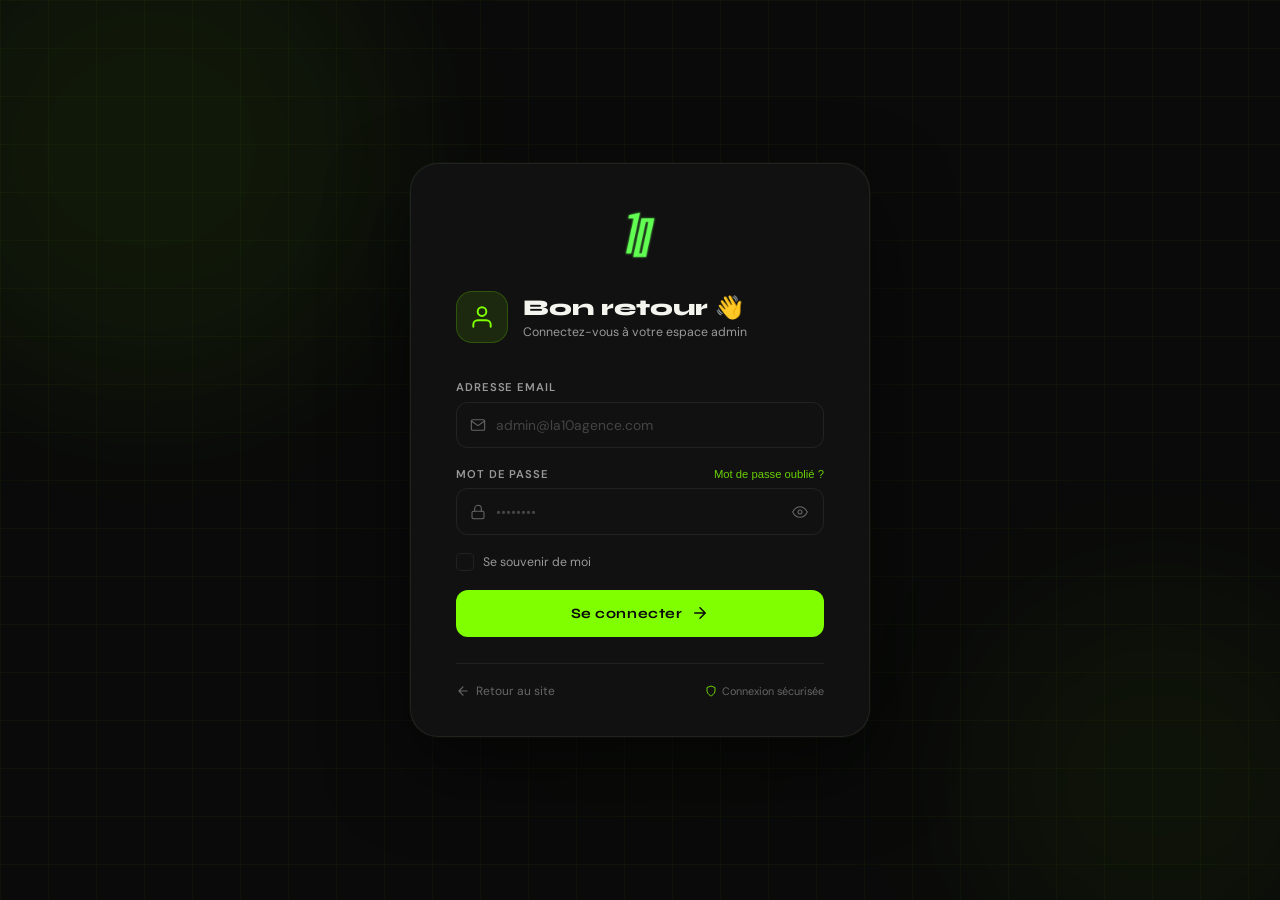
<file: admin.html>
<!DOCTYPE html>
<html lang="fr">
<head>
  <meta charset="UTF-8"/>
  <meta name="viewport" content="width=device-width, initial-scale=1.0"/>
  <title>Admin — La 10 Agence</title>
  <link rel="preconnect" href="https://fonts.googleapis.com"/>
  <link href="https://fonts.googleapis.com/css2?family=Syne:wght@400;600;700;800&family=DM+Sans:wght@300;400;500&display=swap" rel="stylesheet"/>
  <link rel="stylesheet" href="admin.css"/>
</head>
<body>

  <!-- ══ LOGIN SCREEN ══════════════════════════════════════ -->
  <div class="login-screen" id="login-screen">

    <!-- Animated background -->
    <div class="login-bg">
      <div class="login-blob login-blob-1"></div>
      <div class="login-blob login-blob-2"></div>
      <div class="login-blob login-blob-3"></div>
      <div class="login-grid"></div>
    </div>

    <!-- Left panel — branding -->
    <div class="login-left">
      <div class="login-left-content">
        <div class="login-brand">
          <img src="logo.png" alt="La 10" class="login-brand-img"
               onerror="this.style.display='none';this.nextElementSibling.style.display='block'"/>
          <span class="login-brand-fallback" style="display:none">10</span>
        </div>
        <h2 class="login-tagline">Gérez votre<br><em>présence digitale.</em></h2>
        <p class="login-sub">Tableau de bord complet pour La 10 Agence — projets, équipe, médias et bien plus.</p>
        <div class="login-features">
          <div class="login-feature">
            <svg width="16" height="16" viewBox="0 0 24 24" fill="none"><path d="M20 7L9 18l-5-5" stroke="currentColor" stroke-width="2" stroke-linecap="round" stroke-linejoin="round"/></svg>
            Gestion de contenu en temps réel
          </div>
          <div class="login-feature">
            <svg width="16" height="16" viewBox="0 0 24 24" fill="none"><path d="M20 7L9 18l-5-5" stroke="currentColor" stroke-width="2" stroke-linecap="round" stroke-linejoin="round"/></svg>
            Upload médias vers Supabase
          </div>
          <div class="login-feature">
            <svg width="16" height="16" viewBox="0 0 24 24" fill="none"><path d="M20 7L9 18l-5-5" stroke="currentColor" stroke-width="2" stroke-linecap="round" stroke-linejoin="round"/></svg>
            Notifications push instantanées
          </div>
        </div>
      </div>
    </div>

    <!-- Right panel — form -->
    <div class="login-right">
      <div class="login-box" id="login-box">

        <!-- Logo -->
        <div style="display:flex;align-items:center;justify-content:center;margin-bottom:2rem;">
          <img src="logo.png" alt="La 10" style="height:52px;filter:brightness(0) saturate(100%) invert(87%) sepia(48%) saturate(800%) hue-rotate(50deg) brightness(120%);"
               onerror="this.style.display='none';this.nextElementSibling.style.display='block'"/>
          <span style="display:none;font-family:Syne,sans-serif;font-size:2.5rem;font-weight:900;color:var(--green);font-style:italic;">10</span>
        </div>

        <!-- Header -->
        <div class="login-header">
          <div class="login-avatar">
            <svg width="26" height="26" viewBox="0 0 24 24" fill="none"><path d="M20 21v-2a4 4 0 0 0-4-4H8a4 4 0 0 0-4 4v2" stroke="currentColor" stroke-width="1.8" stroke-linecap="round"/><circle cx="12" cy="7" r="4" stroke="currentColor" stroke-width="1.8"/></svg>
          </div>
          <div>
            <h1>Bon retour 👋</h1>
            <p>Connectez-vous à votre espace admin</p>
          </div>
        </div>

        <!-- Form -->
        <form id="login-form" autocomplete="on">

          <div class="login-field">
            <label for="login-email">Adresse email</label>
            <div class="login-input-wrap">
              <svg class="login-input-icon" width="16" height="16" viewBox="0 0 24 24" fill="none"><path d="M4 4h16c1.1 0 2 .9 2 2v12c0 1.1-.9 2-2 2H4c-1.1 0-2-.9-2-2V6c0-1.1.9-2 2-2z" stroke="currentColor" stroke-width="1.6"/><path d="M22 6l-10 7L2 6" stroke="currentColor" stroke-width="1.6" stroke-linecap="round"/></svg>
              <input type="email" id="login-email" placeholder="admin@la10agence.com"
                     autocomplete="email" required/>
            </div>
          </div>

          <div class="login-field">
            <div class="login-field-row">
              <label for="login-password">Mot de passe</label>
              <button type="button" class="login-forgot" id="forgot-btn">Mot de passe oublié ?</button>
            </div>
            <div class="login-input-wrap">
              <svg class="login-input-icon" width="16" height="16" viewBox="0 0 24 24" fill="none"><rect x="3" y="11" width="18" height="11" rx="2" stroke="currentColor" stroke-width="1.6"/><path d="M7 11V7a5 5 0 0 1 10 0v4" stroke="currentColor" stroke-width="1.6" stroke-linecap="round"/></svg>
              <input type="password" id="login-password" placeholder="••••••••"
                     autocomplete="current-password" required/>
              <button type="button" class="login-eye" id="toggle-pwd" tabindex="-1" title="Afficher le mot de passe">
                <svg class="eye-show" width="16" height="16" viewBox="0 0 24 24" fill="none"><path d="M1 12s4-8 11-8 11 8 11 8-4 8-11 8-11-8-11-8z" stroke="currentColor" stroke-width="1.6"/><circle cx="12" cy="12" r="3" stroke="currentColor" stroke-width="1.6"/></svg>
                <svg class="eye-hide" width="16" height="16" viewBox="0 0 24 24" fill="none" style="display:none"><path d="M17.94 17.94A10.07 10.07 0 0 1 12 20c-7 0-11-8-11-8a18.45 18.45 0 0 1 5.06-5.94M9.9 4.24A9.12 9.12 0 0 1 12 4c7 0 11 8 11 8a18.5 18.5 0 0 1-2.16 3.19M1 1l22 22" stroke="currentColor" stroke-width="1.6" stroke-linecap="round"/></svg>
              </button>
            </div>
          </div>

          <!-- Remember me -->
          <label class="login-remember">
            <input type="checkbox" id="login-remember"/>
            <span class="login-checkbox"></span>
            Se souvenir de moi
          </label>

          <!-- Error -->
          <div class="login-error" id="login-error"></div>

          <!-- Submit -->
          <button type="submit" class="btn-login" id="login-btn">
            <span class="btn-login-text">Se connecter</span>
            <svg class="btn-login-arrow" width="18" height="18" viewBox="0 0 24 24" fill="none"><path d="M5 12h14M12 5l7 7-7 7" stroke="currentColor" stroke-width="2" stroke-linecap="round" stroke-linejoin="round"/></svg>
            <span class="btn-login-spinner" style="display:none">
              <svg width="18" height="18" viewBox="0 0 24 24" fill="none" class="spin"><circle cx="12" cy="12" r="10" stroke="currentColor" stroke-width="2" stroke-dasharray="60" stroke-dashoffset="20" stroke-linecap="round"/></svg>
            </span>
          </button>

        </form>

        <!-- Footer -->
        <div class="login-footer">
          <a href="index.html" class="back-link">
            <svg width="14" height="14" viewBox="0 0 24 24" fill="none"><path d="M19 12H5M12 5l-7 7 7 7" stroke="currentColor" stroke-width="2" stroke-linecap="round" stroke-linejoin="round"/></svg>
            Retour au site
          </a>
          <span class="login-secure">
            <svg width="12" height="12" viewBox="0 0 24 24" fill="none"><path d="M12 22s8-4 8-10V5l-8-3-8 3v7c0 6 8 10 8 10z" stroke="currentColor" stroke-width="1.6"/></svg>
            Connexion sécurisée
          </span>
        </div>

      </div>
    </div>

    <!-- Forgot password modal -->
    <div class="forgot-overlay" id="forgot-overlay" style="display:none">
      <div class="forgot-modal" id="forgot-modal">
        <button class="forgot-close" id="forgot-close">
          <svg width="18" height="18" viewBox="0 0 24 24" fill="none"><path d="M18 6L6 18M6 6l12 12" stroke="currentColor" stroke-width="2" stroke-linecap="round"/></svg>
        </button>
        <div class="forgot-icon">
          <svg width="28" height="28" viewBox="0 0 24 24" fill="none"><path d="M4 4h16c1.1 0 2 .9 2 2v12c0 1.1-.9 2-2 2H4c-1.1 0-2-.9-2-2V6c0-1.1.9-2 2-2z" stroke="var(--green)" stroke-width="1.6"/><path d="M22 6l-10 7L2 6" stroke="var(--green)" stroke-width="1.6" stroke-linecap="round"/></svg>
        </div>
        <h3>Réinitialiser le mot de passe</h3>
        <p>Entrez votre email. Nous vous enverrons un lien de réinitialisation.</p>
        <div class="login-field" style="margin-bottom:1rem">
          <div class="login-input-wrap">
            <svg class="login-input-icon" width="16" height="16" viewBox="0 0 24 24" fill="none"><path d="M4 4h16c1.1 0 2 .9 2 2v12c0 1.1-.9 2-2 2H4c-1.1 0-2-.9-2-2V6c0-1.1.9-2 2-2z" stroke="currentColor" stroke-width="1.6"/><path d="M22 6l-10 7L2 6" stroke="currentColor" stroke-width="1.6" stroke-linecap="round"/></svg>
            <input type="email" id="forgot-email" placeholder="votre@email.com"/>
          </div>
        </div>
        <div class="forgot-error" id="forgot-error"></div>
        <button class="btn-login" id="forgot-submit">Envoyer le lien</button>
        <button class="forgot-back" id="forgot-back">← Retour à la connexion</button>
      </div>
    </div>

  </div>

  <!-- ══ DASHBOARD ═════════════════════════════════════════ -->
  <div class="dashboard" id="dashboard" style="display:none">

    <!-- Sidebar -->
    <aside class="sidebar" id="sidebar">
      <div class="sidebar-logo">
        <img src="logo.png" alt="La 10" class="sidebar-logo-img"
             onerror="this.style.display='none';this.nextElementSibling.style.display='block'"/>
        <span class="sidebar-logo-fallback" style="display:none">10</span>
        <span class="sidebar-badge">Admin</span>
      </div>

      <nav class="sidebar-nav">
        <button class="nav-item active" data-page="overview">
          <svg width="18" height="18" viewBox="0 0 24 24" fill="none"><rect x="3" y="3" width="7" height="7" rx="1" stroke="currentColor" stroke-width="1.6"/><rect x="14" y="3" width="7" height="7" rx="1" stroke="currentColor" stroke-width="1.6"/><rect x="3" y="14" width="7" height="7" rx="1" stroke="currentColor" stroke-width="1.6"/><rect x="14" y="14" width="7" height="7" rx="1" stroke="currentColor" stroke-width="1.6"/></svg>
          Vue d'ensemble
        </button>
        <button class="nav-item" data-page="projets">
          <svg width="18" height="18" viewBox="0 0 24 24" fill="none"><rect x="3" y="3" width="8" height="8" rx="1" stroke="currentColor" stroke-width="1.6"/><rect x="13" y="3" width="8" height="8" rx="1" stroke="currentColor" stroke-width="1.6"/><rect x="3" y="13" width="8" height="8" rx="1" stroke="currentColor" stroke-width="1.6"/><path d="M17 13v8M13 17h8" stroke="currentColor" stroke-width="1.6" stroke-linecap="round"/></svg>
          Projets
        </button>
        <button class="nav-item" data-page="temoignages">
          <svg width="18" height="18" viewBox="0 0 24 24" fill="none"><path d="M21 15a2 2 0 0 1-2 2H7l-4 4V5a2 2 0 0 1 2-2h14a2 2 0 0 1 2 2z" stroke="currentColor" stroke-width="1.6" stroke-linecap="round" stroke-linejoin="round"/></svg>
          Témoignages
        </button>
        <button class="nav-item" data-page="equipe">
          <svg width="18" height="18" viewBox="0 0 24 24" fill="none"><path d="M17 21v-2a4 4 0 0 0-4-4H5a4 4 0 0 0-4 4v2" stroke="currentColor" stroke-width="1.6" stroke-linecap="round"/><circle cx="9" cy="7" r="4" stroke="currentColor" stroke-width="1.6"/><path d="M23 21v-2a4 4 0 0 0-3-3.87M16 3.13a4 4 0 0 1 0 7.75" stroke="currentColor" stroke-width="1.6" stroke-linecap="round"/></svg>
          Équipe
        </button>
        <button class="nav-item" data-page="textes">
          <svg width="18" height="18" viewBox="0 0 24 24" fill="none"><path d="M14 2H6a2 2 0 0 0-2 2v16a2 2 0 0 0 2 2h12a2 2 0 0 0 2-2V8z" stroke="currentColor" stroke-width="1.6" stroke-linecap="round"/><path d="M14 2v6h6M16 13H8M16 17H8M10 9H8" stroke="currentColor" stroke-width="1.6" stroke-linecap="round"/></svg>
          Textes du site
        </button>
        <button class="nav-item" data-page="messages">
          <svg width="18" height="18" viewBox="0 0 24 24" fill="none"><path d="M4 4h16c1.1 0 2 .9 2 2v12c0 1.1-.9 2-2 2H4c-1.1 0-2-.9-2-2V6c0-1.1.9-2 2-2z" stroke="currentColor" stroke-width="1.6"/><path d="M22 6l-10 7L2 6" stroke="currentColor" stroke-width="1.6" stroke-linecap="round"/></svg>
          Messages
          <span class="nav-badge" id="msg-badge" style="display:none">0</span>
        </button>

        <div class="nav-separator"></div>

        <button class="nav-item" data-page="blog">
          <svg width="18" height="18" viewBox="0 0 24 24" fill="none"><path d="M14 2H6a2 2 0 0 0-2 2v16a2 2 0 0 0 2 2h12a2 2 0 0 0 2-2V8z" stroke="currentColor" stroke-width="1.6"/><polyline points="14,2 14,8 20,8" stroke="currentColor" stroke-width="1.6" stroke-linecap="round"/><line x1="16" y1="13" x2="8" y2="13" stroke="currentColor" stroke-width="1.6" stroke-linecap="round"/><line x1="16" y1="17" x2="8" y2="17" stroke="currentColor" stroke-width="1.6" stroke-linecap="round"/></svg>
          Blog
          <span class="nav-badge" id="blog-badge" style="display:none">0</span>
        </button>

        <div class="nav-separator"></div>

        <button class="nav-item" data-page="analytics">
          <svg width="18" height="18" viewBox="0 0 24 24" fill="none"><path d="M18 20V10M12 20V4M6 20v-6" stroke="currentColor" stroke-width="1.6" stroke-linecap="round" stroke-linejoin="round"/></svg>
          Analytics
        </button>
        <button class="nav-item" data-page="medias">
          <svg width="18" height="18" viewBox="0 0 24 24" fill="none"><rect x="3" y="3" width="18" height="18" rx="2" stroke="currentColor" stroke-width="1.6"/><circle cx="8.5" cy="8.5" r="1.5" fill="currentColor"/><path d="M21 15l-5-5L5 21" stroke="currentColor" stroke-width="1.6" stroke-linecap="round" stroke-linejoin="round"/></svg>
          Médias
        </button>

      </nav>

      <div class="sidebar-footer">
        <div class="sidebar-user" id="sidebar-user">
          <div class="user-avatar" id="user-avatar">A</div>
          <div class="user-info">
            <strong id="user-email-display">admin</strong>
            <span>Administrateur</span>
          </div>
          <!-- Notification bell -->
          <button class="notif-bell" id="notif-bell" title="Notifications push">
            <svg width="16" height="16" viewBox="0 0 24 24" fill="none"><path d="M18 8A6 6 0 0 0 6 8c0 7-3 9-3 9h18s-3-2-3-9M13.73 21a2 2 0 0 1-3.46 0" stroke="currentColor" stroke-width="1.6" stroke-linecap="round" stroke-linejoin="round"/></svg>
          </button>
        </div>
        <div class="sidebar-actions">
          <a href="index.html" target="_blank" class="btn-visit">
            <svg width="14" height="14" viewBox="0 0 24 24" fill="none"><path d="M18 13v6a2 2 0 0 1-2 2H5a2 2 0 0 1-2-2V8a2 2 0 0 1 2-2h6M15 3h6v6M10 14L21 3" stroke="currentColor" stroke-width="1.8" stroke-linecap="round" stroke-linejoin="round"/></svg>
            Voir le site
          </a>
          <button class="btn-logout" id="logout-btn">Déconnexion</button>
        </div>
      </div>
    </aside>

    <!-- Main content -->
    <main class="main-content">

      <!-- ── OVERVIEW ─────────────────────────────────── -->
      <div class="page active" id="page-overview">
        <div class="page-header">
          <h2>Vue d'ensemble</h2>
          <span class="page-date" id="current-date"></span>
        </div>
        <div class="stats-grid">
          <div class="stat-card">
            <div class="stat-icon green"><svg width="22" height="22" viewBox="0 0 24 24" fill="none"><rect x="3" y="3" width="8" height="8" rx="1" stroke="currentColor" stroke-width="1.6"/><rect x="13" y="3" width="8" height="8" rx="1" stroke="currentColor" stroke-width="1.6"/><rect x="3" y="13" width="8" height="8" rx="1" stroke="currentColor" stroke-width="1.6"/><rect x="13" y="13" width="8" height="8" rx="1" stroke="currentColor" stroke-width="1.6"/></svg></div>
            <div><span class="stat-num" id="stat-projets">—</span><span class="stat-label">Projets</span></div>
          </div>
          <div class="stat-card">
            <div class="stat-icon yellow"><svg width="22" height="22" viewBox="0 0 24 24" fill="none"><path d="M21 15a2 2 0 0 1-2 2H7l-4 4V5a2 2 0 0 1 2-2h14a2 2 0 0 1 2 2z" stroke="currentColor" stroke-width="1.6"/></svg></div>
            <div><span class="stat-num" id="stat-temoignages">—</span><span class="stat-label">Témoignages</span></div>
          </div>
          <div class="stat-card">
            <div class="stat-icon blue"><svg width="22" height="22" viewBox="0 0 24 24" fill="none"><path d="M17 21v-2a4 4 0 0 0-4-4H5a4 4 0 0 0-4 4v2" stroke="currentColor" stroke-width="1.6"/><circle cx="9" cy="7" r="4" stroke="currentColor" stroke-width="1.6"/></svg></div>
            <div><span class="stat-num" id="stat-equipe">—</span><span class="stat-label">Membres</span></div>
          </div>
          <div class="stat-card">
            <div class="stat-icon red"><svg width="22" height="22" viewBox="0 0 24 24" fill="none"><path d="M4 4h16c1.1 0 2 .9 2 2v12c0 1.1-.9 2-2 2H4c-1.1 0-2-.9-2-2V6c0-1.1.9-2 2-2z" stroke="currentColor" stroke-width="1.6"/><path d="M22 6l-10 7L2 6" stroke="currentColor" stroke-width="1.6"/></svg></div>
            <div><span class="stat-num" id="stat-messages">—</span><span class="stat-label">Messages non lus</span></div>
          </div>
        </div>

        <div class="overview-recent">
          <div class="recent-block">
            <h3>Derniers projets</h3>
            <div class="recent-list" id="recent-projets">
              <div class="loading-state">Chargement...</div>
            </div>
          </div>
          <div class="recent-block">
            <h3>Derniers messages</h3>
            <div class="recent-list" id="recent-messages">
              <div class="loading-state">Chargement...</div>
            </div>
          </div>
        </div>
      </div>

      <!-- ── PROJETS ──────────────────────────────────── -->
      <div class="page" id="page-projets">
        <div class="page-header">
          <h2>Projets <span class="count-badge" id="projets-count">0</span></h2>
          <button class="btn-add" id="btn-add-projet">+ Nouveau projet</button>
        </div>
        <div class="items-grid" id="projets-list">
          <div class="loading-state">Chargement des projets...</div>
        </div>
      </div>

      <!-- ── TÉMOIGNAGES ──────────────────────────────── -->
      <div class="page" id="page-temoignages">
        <div class="page-header">
          <h2>Témoignages <span class="count-badge" id="temoignages-count">0</span></h2>
          <button class="btn-add" id="btn-add-temoignage">+ Nouveau témoignage</button>
        </div>
        <div class="items-list" id="temoignages-list">
          <div class="loading-state">Chargement des témoignages...</div>
        </div>
      </div>

      <!-- ── ÉQUIPE ───────────────────────────────────── -->
      <div class="page" id="page-equipe">
        <div class="page-header">
          <h2>Équipe <span class="count-badge" id="equipe-count">0</span></h2>
          <button class="btn-add" id="btn-add-membre">+ Nouveau membre</button>
        </div>
        <div class="items-grid" id="equipe-list">
          <div class="loading-state">Chargement de l'équipe...</div>
        </div>
      </div>

      <!-- ── TEXTES ───────────────────────────────────── -->
      <div class="page" id="page-textes">
        <div class="page-header">
          <h2>Textes du site</h2>
          <button class="btn-save-all" id="btn-save-textes">💾 Sauvegarder tout</button>
        </div>
        <div class="textes-grid" id="textes-list">
          <div class="loading-state">Chargement des textes...</div>
        </div>
      </div>

      <!-- ── BLOG ──────────────────────────────────────── -->
      <div class="page" id="page-blog">
        <div class="page-header">
          <h2>Gestion du Blog</h2>
          <button class="btn-add" id="btn-new-article" onclick="openArticleModal()">+ Nouvel article</button>
        </div>

        <!-- Stats blog -->
        <div class="stats-grid" style="margin-bottom:1.5rem">
          <div class="stat-card">
            <div class="stat-icon green"><svg width="22" height="22" viewBox="0 0 24 24" fill="none"><path d="M14 2H6a2 2 0 0 0-2 2v16a2 2 0 0 0 2 2h12a2 2 0 0 0 2-2V8z" stroke="currentColor" stroke-width="1.6"/></svg></div>
            <div><span class="stat-num" id="blog-total">—</span><span class="stat-label">Articles total</span></div>
          </div>
          <div class="stat-card">
            <div class="stat-icon green"><svg width="22" height="22" viewBox="0 0 24 24" fill="none"><circle cx="12" cy="12" r="10" stroke="currentColor" stroke-width="1.6"/><path d="M12 8v4l3 3" stroke="currentColor" stroke-width="1.6" stroke-linecap="round"/></svg></div>
            <div><span class="stat-num" id="blog-publie">—</span><span class="stat-label">Publiés</span></div>
          </div>
          <div class="stat-card">
            <div class="stat-icon yellow"><svg width="22" height="22" viewBox="0 0 24 24" fill="none"><path d="M11 4H4a2 2 0 0 0-2 2v14a2 2 0 0 0 2 2h14a2 2 0 0 0 2-2v-7" stroke="currentColor" stroke-width="1.6"/></svg></div>
            <div><span class="stat-num" id="blog-brouillon">—</span><span class="stat-label">Brouillons</span></div>
          </div>
        </div>

        <!-- Liste articles -->
        <div class="data-table">
          <div class="table-header">
            <span>Titre</span>
            <span>Catégorie</span>
            <span>Statut</span>
            <span>Date</span>
            <span>Actions</span>
          </div>
          <div id="blog-list">
            <div class="loading-state">Chargement des articles...</div>
          </div>
        </div>
      </div>

      <!-- ── MODAL ARTICLE ──────────────────────────────── -->
      <div class="modal-overlay" id="article-modal-overlay" style="display:none">
        <div class="modal" id="article-modal" style="max-width:700px;width:95%">
          <div class="modal-header">
            <h3 id="article-modal-title">Nouvel article</h3>
            <button class="modal-close" onclick="closeArticleModal()">✕</button>
          </div>
          <div class="modal-body">
            <input type="hidden" id="article-id"/>
            <div class="field-group">
              <label>Titre de l'article *</label>
              <input type="text" id="art-titre" placeholder="Ex: Comment améliorer votre branding en 2025"/>
            </div>
            <div class="field-group">
              <label>Slug URL (généré automatiquement)</label>
              <input type="text" id="art-slug" placeholder="comment-ameliorer-votre-branding-2025"/>
            </div>
            <div style="display:grid;grid-template-columns:1fr 1fr;gap:1rem">
              <div class="field-group">
                <label>Catégorie</label>
                <select id="art-categorie">
                  <option value="branding">Branding</option>
                  <option value="marketing">Marketing Digital</option>
                  <option value="social-media">Social Media</option>
                  <option value="web">Web & SEO</option>
                  <option value="communication">Communication</option>
                </select>
              </div>
              <div class="field-group">
                <label>Statut</label>
                <select id="art-publie">
                  <option value="false">Brouillon</option>
                  <option value="true">Publié</option>
                </select>
              </div>
            </div>
            <div class="field-group">
              <label>Meta Title SEO (50-60 caractères)</label>
              <input type="text" id="art-meta-title" placeholder="Titre SEO optimisé | La 10 Agence Paris"/>
              <small id="meta-title-count" style="color:#666;font-size:0.72rem">0 / 60 caractères</small>
            </div>
            <div class="field-group">
              <label>Meta Description SEO (150-160 caractères)</label>
              <textarea id="art-meta-desc" rows="2" placeholder="Description optimisée pour les moteurs de recherche..."></textarea>
              <small id="meta-desc-count" style="color:#666;font-size:0.72rem">0 / 160 caractères</small>
            </div>
            <div class="field-group">
              <label>URL Image de couverture</label>
              <input type="text" id="art-image" placeholder="https://..."/>
            </div>
            <div class="field-group">
              <label>Texte Alt de l'image (SEO)</label>
              <input type="text" id="art-image-alt" placeholder="Description de l'image — La 10 Agence Paris"/>
            </div>
            <div class="field-group">
              <label>Extrait (résumé court)</label>
              <textarea id="art-extrait" rows="2" placeholder="Court résumé affiché sur la page blog..."></textarea>
            </div>
            <div class="field-group">
              <label>Contenu complet de l'article</label>
              <textarea id="art-contenu" rows="10" placeholder="Contenu HTML de l'article..."></textarea>
            </div>
          </div>
          <div class="modal-footer">
            <button class="btn-cancel" onclick="closeArticleModal()">Annuler</button>
            <button class="btn-save" onclick="saveArticle()">Sauvegarder</button>
          </div>
        </div>
      </div>

      <!-- ── ANALYTICS ────────────────────────────────── -->
      <div class="page" id="page-analytics">
        <div class="page-header">
          <h2>Analytics</h2>
          <span class="page-date" id="analytics-range">30 derniers jours</span>
        </div>

        <!-- GA embed -->
        <div class="analytics-banner">
          <svg width="24" height="24" viewBox="0 0 24 24" fill="none"><path d="M18 20V10M12 20V4M6 20v-6" stroke="var(--green)" stroke-width="2" stroke-linecap="round"/></svg>
          <div>
            <strong>Google Analytics connecté</strong>
            <p>ID : G-GPRE264HYK · Données en temps réel disponibles</p>
          </div>
          <a href="https://analytics.google.com" target="_blank" class="btn-add" style="margin-left:auto">Ouvrir GA →</a>
        </div>

        <!-- Quick stats from GA -->
        <div class="stats-grid" id="analytics-stats">
          <div class="stat-card">
            <div class="stat-icon green"><svg width="22" height="22" viewBox="0 0 24 24" fill="none"><path d="M17 21v-2a4 4 0 0 0-4-4H5a4 4 0 0 0-4 4v2" stroke="currentColor" stroke-width="1.6"/><circle cx="9" cy="7" r="4" stroke="currentColor" stroke-width="1.6"/></svg></div>
            <div><span class="stat-num" id="ga-visitors">—</span><span class="stat-label">Visiteurs (30j)</span></div>
          </div>
          <div class="stat-card">
            <div class="stat-icon blue"><svg width="22" height="22" viewBox="0 0 24 24" fill="none"><rect x="3" y="3" width="18" height="18" rx="2" stroke="currentColor" stroke-width="1.6"/><path d="M9 9h6M9 12h6M9 15h4" stroke="currentColor" stroke-width="1.6" stroke-linecap="round"/></svg></div>
            <div><span class="stat-num" id="ga-pageviews">—</span><span class="stat-label">Pages vues (30j)</span></div>
          </div>
          <div class="stat-card">
            <div class="stat-icon yellow"><svg width="22" height="22" viewBox="0 0 24 24" fill="none"><circle cx="12" cy="12" r="10" stroke="currentColor" stroke-width="1.6"/><path d="M12 6v6l4 2" stroke="currentColor" stroke-width="1.6" stroke-linecap="round"/></svg></div>
            <div><span class="stat-num" id="ga-duration">—</span><span class="stat-label">Durée moyenne</span></div>
          </div>
          <div class="stat-card">
            <div class="stat-icon red"><svg width="22" height="22" viewBox="0 0 24 24" fill="none"><path d="M22 12h-4l-3 9L9 3l-3 9H2" stroke="currentColor" stroke-width="1.6" stroke-linecap="round" stroke-linejoin="round"/></svg></div>
            <div><span class="stat-num" id="ga-bounce">—</span><span class="stat-label">Taux de rebond</span></div>
          </div>
        </div>

        <!-- Top pages -->
        <div class="analytics-grid">
          <div class="recent-block">
            <h3>Pages les plus visitées</h3>
            <div id="top-pages">
              <div class="analytics-row"><span class="arow-page">/ (Accueil)</span><div class="arow-bar"><div class="arow-fill" style="width:100%"></div></div><span class="arow-val">—</span></div>
              <div class="analytics-row"><span class="arow-page">/projets</span><div class="arow-bar"><div class="arow-fill" style="width:60%"></div></div><span class="arow-val">—</span></div>
              <div class="analytics-row"><span class="arow-page">/admin</span><div class="arow-bar"><div class="arow-fill" style="width:30%"></div></div><span class="arow-val">—</span></div>
            </div>
          </div>
          <div class="recent-block">
            <h3>Sources de trafic</h3>
            <div class="sources-list">
              <div class="source-item"><div class="source-dot" style="background:#4285F4"></div><span>Google Search</span><strong>—</strong></div>
              <div class="source-item"><div class="source-dot" style="background:#E1306C"></div><span>Instagram</span><strong>—</strong></div>
              <div class="source-item"><div class="source-dot" style="background:#1877F2"></div><span>Facebook</span><strong>—</strong></div>
              <div class="source-item"><div class="source-dot" style="background:var(--green)"></div><span>Direct</span><strong>—</strong></div>
            </div>
            <p class="analytics-note">Connectez Google Analytics Data API pour des données réelles.</p>
          </div>
        </div>

        <div class="analytics-cta">
          <p>Pour des statistiques détaillées en temps réel, accédez directement à votre tableau de bord Google Analytics.</p>
          <a href="https://analytics.google.com/analytics/web/#/p$(ga-prop)/reports/intelligenthome" target="_blank" class="btn-add">
            Ouvrir Google Analytics complet →
          </a>
        </div>
      </div>

      <!-- ── MÉDIAS ───────────────────────────────────── -->
      <div class="page" id="page-medias">
        <div class="page-header">
          <h2>Gestionnaire de médias</h2>
          <label class="btn-add" id="btn-upload-media" style="cursor:pointer">
            + Upload images
            <input type="file" id="media-file-input" accept="image/*" multiple style="display:none"/>
          </label>
        </div>

        <!-- Upload zone -->
        <div class="upload-zone" id="upload-zone">
          <svg width="48" height="48" viewBox="0 0 24 24" fill="none"><path d="M21 15v4a2 2 0 0 1-2 2H5a2 2 0 0 1-2-2v-4M17 8l-5-5-5 5M12 3v12" stroke="var(--green)" stroke-width="1.5" stroke-linecap="round" stroke-linejoin="round"/></svg>
          <p>Glissez vos images ici ou <label for="media-file-input" style="color:var(--green);cursor:pointer;text-decoration:underline">parcourez</label></p>
          <span>PNG, JPG, WebP · Max 5MB par fichier</span>
        </div>

        <!-- Upload progress -->
        <div class="upload-progress" id="upload-progress" style="display:none">
          <div class="upload-progress-bar" id="upload-progress-bar"></div>
          <span id="upload-status">Upload en cours...</span>
        </div>

        <!-- Media grid -->
        <div class="media-grid" id="media-grid">
          <div class="loading-state">Chargement des médias...</div>
        </div>
      </div>

      <!-- ── MESSAGES ─────────────────────────────────── -->
      <div class="page" id="page-messages">
        <div class="page-header">
          <h2>Messages <span class="count-badge" id="messages-count">0</span></h2>
          <button class="btn-secondary" id="btn-mark-all-read">✓ Tout marquer comme lu</button>
        </div>
        <div class="messages-list" id="messages-list">
          <div class="loading-state">Chargement des messages...</div>
        </div>
      </div>

    </main>
  </div>

  <!-- ══ MODAL ═════════════════════════════════════════════ -->
  <div class="modal-overlay" id="modal-overlay">
    <div class="modal" id="modal">
      <div class="modal-header">
        <h3 id="modal-title">Titre</h3>
        <button class="modal-close" id="modal-close">✕</button>
      </div>
      <div class="modal-body" id="modal-body"></div>
    </div>
  </div>

  <!-- ══ TOAST ═════════════════════════════════════════════ -->
  <div class="admin-toast" id="admin-toast"></div>

  <script src="admin.js"></script>
</body>
</html>
</file>
<file: admin.css>
/* ══════════════════════════════════════════════════════════════
   ADMIN.CSS — La 10 Agence
   Premium dark admin dashboard
══════════════════════════════════════════════════════════════ */

:root {
  --bg:       #0a0a0a;
  --bg2:      #111111;
  --bg3:      #1a1a1a;
  --bg4:      #222222;
  --green:    #7fff00;
  --green-dk: #5cc200;
  --white:    #f5f5f0;
  --gray:     #666;
  --gray-lt:  #999;
  --border:   rgba(255,255,255,0.07);
  --red:      #ff4757;
  --yellow:   #ffd700;
  --blue:     #4285F4;
  --radius:   12px;
}

*, *::before, *::after { box-sizing: border-box; margin: 0; padding: 0; }
html { font-size: 15px; }
body {
  font-family: 'DM Sans', sans-serif;
  background: var(--bg);
  color: var(--white);
  min-height: 100vh;
  overflow-x: hidden;
}
a { color: inherit; text-decoration: none; }
button { cursor: pointer; }
input, textarea, select { font-family: 'DM Sans', sans-serif; }

/* ─── SCROLLBAR ──────────────────────────────────────────── */
::-webkit-scrollbar { width: 4px; height: 4px; }
::-webkit-scrollbar-track { background: var(--bg2); }
::-webkit-scrollbar-thumb { background: var(--bg4); border-radius: 2px; }
::-webkit-scrollbar-thumb:hover { background: var(--green); }

/* ══════════════════════════════════════════════════════════
   LOGIN
══════════════════════════════════════════════════════════ */
/* ══════════════════════════════════════════════════════════
   LOGIN SCREEN — Premium Redesign
══════════════════════════════════════════════════════════ */
.login-screen {
  min-height: 100vh;
  display: flex;
  position: relative;
  overflow: hidden;
  background: var(--bg);
}

/* ── Animated background ─────────────────────────────── */
.login-bg {
  position: absolute; inset: 0;
  pointer-events: none;
}
.login-grid {
  position: absolute; inset: 0;
  background-image:
    linear-gradient(rgba(127,255,0,0.03) 1px, transparent 1px),
    linear-gradient(90deg, rgba(127,255,0,0.03) 1px, transparent 1px);
  background-size: 48px 48px;
}
.login-blob {
  position: absolute;
  border-radius: 50%;
  filter: blur(80px);
  animation: blobFloat 8s ease-in-out infinite;
}
.login-blob-1 {
  width: 500px; height: 500px;
  background: rgba(127,255,0,0.06);
  top: -100px; left: -100px;
  animation-delay: 0s;
}
.login-blob-2 {
  width: 400px; height: 400px;
  background: rgba(127,255,0,0.04);
  bottom: -80px; right: -80px;
  animation-delay: -3s;
}
.login-blob-3 {
  width: 300px; height: 300px;
  background: rgba(127,255,0,0.03);
  top: 50%; left: 40%;
  animation-delay: -6s;
}
@keyframes blobFloat {
  0%, 100% { transform: translate(0, 0) scale(1); }
  33%       { transform: translate(20px, -20px) scale(1.05); }
  66%       { transform: translate(-15px, 15px) scale(0.95); }
}

/* ── Left panel ──────────────────────────────────────── */
/* ── Left panel — hidden ─────────────────────────────── */
.login-left { display: none; }
.login-left-content, .login-brand, .login-brand-img,
.login-brand-fallback, .login-tagline, .login-sub,
.login-features, .login-feature { display: none; }

/* ── Right panel — full screen centered ─────────────────── */
.login-right {
  flex: 1;
  display: flex;
  align-items: center;
  justify-content: center;
  padding: 2rem;
}

/* ── Login box — centered card ───────────────────────────── */
.login-box {
  width: 100%;
  max-width: 460px;
  background: var(--bg2);
  border: 1px solid var(--border);
  border-radius: 28px;
  padding: 3rem 3rem 2.5rem;
  box-shadow: 0 32px 80px rgba(0,0,0,0.5), 0 0 0 1px rgba(127,255,0,0.04);
  animation: popIn 0.6s cubic-bezier(0.16,1,0.3,1) both;
}
@keyframes popIn {
  from { opacity: 0; transform: translateY(28px) scale(0.97); }
  to   { opacity: 1; transform: translateY(0) scale(1); }
}


/* ── Header ──────────────────────────────────────────── */
.login-header {
  display: flex;
  align-items: center;
  gap: 1rem;
  margin-bottom: 2.5rem;
}
.login-avatar {
  width: 52px; height: 52px;
  background: rgba(127,255,0,0.1);
  border: 1px solid rgba(127,255,0,0.2);
  border-radius: 16px;
  display: flex; align-items: center; justify-content: center;
  color: var(--green);
  flex-shrink: 0;
}
.login-box h1 {
  font-family: 'Syne', sans-serif;
  font-size: 1.5rem;
  font-weight: 800;
  color: var(--white);
  margin-bottom: 0.2rem;
}
.login-box .login-header p {
  font-size: 0.82rem;
  color: var(--gray-lt);
}

/* ── Fields ──────────────────────────────────────────── */
.login-field {
  margin-bottom: 1.25rem;
}
.login-field label {
  display: block;
  font-size: 0.75rem;
  font-weight: 600;
  letter-spacing: 0.08em;
  text-transform: uppercase;
  color: var(--gray-lt);
  margin-bottom: 0.5rem;
}
.login-field-row {
  display: flex;
  align-items: center;
  justify-content: space-between;
  margin-bottom: 0.5rem;
}
.login-field-row label { margin-bottom: 0; }
.login-forgot {
  font-size: 0.75rem;
  color: var(--green);
  background: none;
  border: none;
  cursor: pointer;
  padding: 0;
  opacity: 0.8;
  transition: opacity 0.2s;
}
.login-forgot:hover { opacity: 1; text-decoration: underline; }

.login-input-wrap {
  position: relative;
  display: flex;
  align-items: center;
}
.login-input-icon {
  position: absolute;
  left: 0.9rem;
  color: var(--gray);
  pointer-events: none;
  flex-shrink: 0;
  transition: color 0.2s;
}
.login-input-wrap:focus-within .login-input-icon { color: var(--green); }
.login-input-wrap input {
  width: 100%;
  background: var(--bg2);
  border: 1px solid var(--border);
  border-radius: 12px;
  padding: 0.875rem 2.8rem 0.875rem 2.6rem;
  color: var(--white);
  font-family: 'DM Sans', sans-serif;
  font-size: 0.92rem;
  outline: none;
  transition: border-color 0.2s, box-shadow 0.2s, background 0.2s;
}
.login-input-wrap input:focus {
  border-color: var(--green);
  background: var(--bg3);
  box-shadow: 0 0 0 3px rgba(127,255,0,0.08);
}
.login-input-wrap input::placeholder { color: #444; }

/* Eye toggle */
.login-eye {
  position: absolute;
  right: 0.9rem;
  background: none;
  border: none;
  color: var(--gray);
  cursor: pointer;
  padding: 0.2rem;
  transition: color 0.2s;
  display: flex; align-items: center;
}
.login-eye:hover { color: var(--green); }

/* ── Remember me ─────────────────────────────────────── */
.login-remember {
  display: flex;
  align-items: center;
  gap: 0.6rem;
  font-size: 0.82rem;
  color: var(--gray-lt);
  cursor: pointer;
  margin-bottom: 1.25rem;
  user-select: none;
}
.login-remember input[type="checkbox"] { display: none; }
.login-checkbox {
  width: 18px; height: 18px;
  border: 1.5px solid var(--border);
  border-radius: 5px;
  flex-shrink: 0;
  transition: all 0.2s;
  position: relative;
  background: var(--bg2);
}
.login-remember input:checked + .login-checkbox {
  background: var(--green);
  border-color: var(--green);
}
.login-remember input:checked + .login-checkbox::after {
  content: '';
  position: absolute;
  top: 2px; left: 5px;
  width: 5px; height: 9px;
  border: 2px solid var(--bg);
  border-top: none; border-left: none;
  transform: rotate(45deg);
}

/* ── Error ───────────────────────────────────────────── */
.login-error {
  background: rgba(239,68,68,0.08);
  border: 1px solid rgba(239,68,68,0.2);
  border-radius: 10px;
  color: #f87171;
  font-size: 0.82rem;
  padding: 0.6rem 0.9rem;
  margin-bottom: 1rem;
  display: none;
}
.login-error.visible { display: block; }

/* ── Submit button ───────────────────────────────────── */
.btn-login {
  width: 100%;
  background: var(--green);
  color: var(--bg);
  border: none;
  border-radius: 12px;
  padding: 0.95rem 1.5rem;
  font-family: 'Syne', sans-serif;
  font-weight: 700;
  font-size: 0.95rem;
  letter-spacing: 0.04em;
  cursor: pointer;
  display: flex;
  align-items: center;
  justify-content: center;
  gap: 0.6rem;
  position: relative;
  overflow: hidden;
  transition: transform 0.2s cubic-bezier(0.34,1.56,0.64,1),
              box-shadow 0.2s ease,
              background 0.2s ease;
}
.btn-login::before {
  content: '';
  position: absolute; inset: 0;
  background: var(--bg);
  transform: scaleX(0);
  transform-origin: right;
  transition: transform 0.3s ease;
}
.btn-login:hover {
  transform: translateY(-2px);
  box-shadow: 0 8px 24px rgba(127,255,0,0.25);
}
.btn-login:hover::before { transform: scaleX(1); transform-origin: left; }
.btn-login:hover .btn-login-text,
.btn-login:hover .btn-login-arrow { color: var(--green); position: relative; }
.btn-login:active { transform: scale(0.98); }
.btn-login:disabled { background: var(--bg3); color: var(--gray); cursor: not-allowed; box-shadow: none; transform: none; }
.btn-login-text, .btn-login-arrow { position: relative; z-index: 1; }

@keyframes spin { to { transform: rotate(360deg); } }
.spin { animation: spin 0.8s linear infinite; }

/* ── Footer ──────────────────────────────────────────── */
.login-footer {
  display: flex;
  align-items: center;
  justify-content: space-between;
  margin-top: 1.75rem;
  padding-top: 1.25rem;
  border-top: 1px solid var(--border);
}
.back-link {
  display: flex;
  align-items: center;
  gap: 0.4rem;
  font-size: 0.8rem;
  color: var(--gray);
  transition: color 0.2s;
}
.back-link:hover { color: var(--green); }
.login-secure {
  display: flex;
  align-items: center;
  gap: 0.35rem;
  font-size: 0.72rem;
  color: var(--gray);
}
.login-secure svg { color: var(--green); }

/* ── Forgot password modal ───────────────────────────── */
.forgot-overlay {
  position: fixed; inset: 0;
  background: rgba(0,0,0,0.7);
  backdrop-filter: blur(6px);
  z-index: 2000;
  display: flex;
  align-items: center;
  justify-content: center;
  animation: fadeIn 0.2s ease;
}
@keyframes fadeIn { from { opacity: 0; } to { opacity: 1; } }
.forgot-modal {
  background: var(--bg2);
  border: 1px solid var(--border);
  border-radius: 24px;
  padding: 2.5rem;
  width: 400px;
  max-width: calc(100vw - 2rem);
  box-shadow: 0 32px 80px rgba(0,0,0,0.6);
  animation: slideUp 0.3s cubic-bezier(0.16,1,0.3,1);
  position: relative;
}
@keyframes slideUp {
  from { opacity: 0; transform: translateY(20px); }
  to   { opacity: 1; transform: translateY(0); }
}
.forgot-close {
  position: absolute;
  top: 1rem; right: 1rem;
  width: 32px; height: 32px;
  background: var(--bg3);
  border: 1px solid var(--border);
  border-radius: 8px;
  color: var(--gray-lt);
  cursor: pointer;
  display: flex; align-items: center; justify-content: center;
  transition: all 0.2s;
}
.forgot-close:hover { border-color: var(--green); color: var(--green); }
.forgot-icon {
  width: 56px; height: 56px;
  background: rgba(127,255,0,0.08);
  border: 1px solid rgba(127,255,0,0.15);
  border-radius: 16px;
  display: flex; align-items: center; justify-content: center;
  margin-bottom: 1.25rem;
}
.forgot-modal h3 {
  font-family: 'Syne', sans-serif;
  font-size: 1.2rem;
  font-weight: 800;
  margin-bottom: 0.5rem;
  color: var(--white);
}
.forgot-modal p {
  font-size: 0.85rem;
  color: var(--gray-lt);
  line-height: 1.6;
  margin-bottom: 1.5rem;
}
.forgot-error {
  font-size: 0.8rem;
  color: #f87171;
  margin-bottom: 0.75rem;
  min-height: 1em;
}
.forgot-back {
  width: 100%;
  background: none;
  border: none;
  color: var(--gray);
  font-size: 0.82rem;
  cursor: pointer;
  margin-top: 0.75rem;
  padding: 0.4rem;
  transition: color 0.2s;
}
.forgot-back:hover { color: var(--green); }

/* ── Field group (kept for admin pages) ──────────────── */
.field-group {
  display: flex;
  flex-direction: column;
  gap: 0.4rem;
  margin-bottom: 1rem;
}
.field-group label {
  font-size: 0.75rem;
  font-weight: 600;
  letter-spacing: 0.1em;
  text-transform: uppercase;
  color: var(--gray-lt);
}
.field-group input,
.field-group textarea,
.field-group select {
  background: var(--bg3);
  border: 1px solid var(--border);
  border-radius: var(--radius);
  padding: 0.85rem 1rem;
  color: var(--white);
  font-size: 0.92rem;
  outline: none;
  transition: border-color 0.2s;
  width: 100%;
}
.field-group input:focus,
.field-group textarea:focus,
.field-group select:focus { border-color: var(--green); }
.field-group input::placeholder,
.field-group textarea::placeholder { color: #444; }
.field-group select option { background: var(--bg3); }
.field-group textarea { resize: vertical; min-height: 90px; }

/* ── Responsive login ────────────────────────────────── */
@media (max-width: 900px) {
  .login-left { display: none; }
  .login-right { width: 100%; padding: 1.5rem; }
  .login-box { max-width: 100%; }
}

/* ══════════════════════════════════════════════════════════
   DASHBOARD LAYOUT
══════════════════════════════════════════════════════════ */
.dashboard {
  display: grid;
  grid-template-columns: 240px 1fr;
  min-height: 100vh;
}

/* ─── SIDEBAR ────────────────────────────────────────────── */
.sidebar {
  background: var(--bg2);
  border-right: 1px solid var(--border);
  display: flex;
  flex-direction: column;
  position: sticky;
  top: 0;
  height: 100vh;
  overflow-y: auto;
}
.sidebar-logo {
  display: flex;
  align-items: center;
  gap: 0.75rem;
  padding: 1.5rem;
  border-bottom: 1px solid var(--border);
}
.sidebar-logo-img {
  height: 36px;
  filter: brightness(0) saturate(100%) invert(87%) sepia(48%) saturate(800%) hue-rotate(50deg) brightness(120%);
}
.sidebar-logo-fallback {
  font-family: 'Syne', sans-serif;
  font-size: 1.6rem;
  font-weight: 900;
  color: var(--green);
}
.sidebar-badge {
  font-size: 0.65rem;
  font-weight: 700;
  letter-spacing: 0.12em;
  text-transform: uppercase;
  color: var(--green);
  background: rgba(127,255,0,0.1);
  border: 1px solid rgba(127,255,0,0.2);
  padding: 0.2rem 0.5rem;
  border-radius: 50px;
  margin-left: auto;
}
.sidebar-nav {
  flex: 1;
  padding: 1rem 0.75rem;
  display: flex;
  flex-direction: column;
  gap: 0.25rem;
}
.nav-item {
  display: flex;
  align-items: center;
  gap: 0.75rem;
  padding: 0.75rem 1rem;
  border-radius: var(--radius);
  background: transparent;
  border: none;
  color: var(--gray-lt);
  font-family: 'DM Sans', sans-serif;
  font-size: 0.88rem;
  font-weight: 500;
  text-align: left;
  transition: all 0.2s ease;
  position: relative;
}
.nav-item:hover { background: var(--bg3); color: var(--white); }
.nav-item.active { background: rgba(127,255,0,0.1); color: var(--green); border: 1px solid rgba(127,255,0,0.15); }
.nav-badge {
  margin-left: auto;
  background: var(--red);
  color: white;
  font-size: 0.65rem;
  font-weight: 700;
  padding: 0.15rem 0.4rem;
  border-radius: 50px;
  min-width: 18px;
  text-align: center;
}

.sidebar-footer {
  padding: 1rem;
  border-top: 1px solid var(--border);
  display: flex;
  flex-direction: column;
  gap: 0.75rem;
}
.sidebar-user {
  display: flex;
  align-items: center;
  gap: 0.75rem;
}
.user-avatar {
  width: 34px; height: 34px;
  background: var(--green);
  color: var(--bg);
  border-radius: 50%;
  display: flex; align-items: center; justify-content: center;
  font-family: 'Syne', sans-serif;
  font-size: 0.8rem; font-weight: 800;
  flex-shrink: 0;
}
.user-info strong { display: block; font-size: 0.8rem; font-weight: 600; color: var(--white); }
.user-info span { font-size: 0.7rem; color: var(--gray); }
.sidebar-actions { display: flex; gap: 0.5rem; }
.btn-visit {
  flex: 1;
  display: flex; align-items: center; justify-content: center; gap: 0.4rem;
  background: var(--bg3);
  border: 1px solid var(--border);
  border-radius: 8px;
  padding: 0.5rem;
  font-size: 0.75rem;
  color: var(--gray-lt);
  transition: all 0.2s;
}
.btn-visit:hover { color: var(--white); border-color: var(--white); }
.btn-logout {
  flex: 1;
  background: transparent;
  border: 1px solid rgba(255,71,87,0.3);
  border-radius: 8px;
  padding: 0.5rem;
  font-size: 0.75rem;
  color: var(--red);
  transition: all 0.2s;
}
.btn-logout:hover { background: rgba(255,71,87,0.1); }

/* ─── MAIN CONTENT ───────────────────────────────────────── */
.main-content {
  padding: 2rem;
  overflow-y: auto;
  background: var(--bg);
}
.page { display: none; }
.page.active { display: block; animation: pagein 0.3s ease; }
@keyframes pagein { from { opacity: 0; transform: translateY(12px); } to { opacity: 1; transform: translateY(0); } }

.page-header {
  display: flex;
  align-items: center;
  justify-content: space-between;
  margin-bottom: 2rem;
  flex-wrap: wrap;
  gap: 1rem;
}
.page-header h2 {
  font-family: 'Syne', sans-serif;
  font-size: 1.5rem;
  font-weight: 800;
  display: flex;
  align-items: center;
  gap: 0.75rem;
}
.page-date { font-size: 0.82rem; color: var(--gray); }
.count-badge {
  background: rgba(127,255,0,0.12);
  color: var(--green);
  border: 1px solid rgba(127,255,0,0.2);
  font-size: 0.72rem;
  font-weight: 700;
  padding: 0.2rem 0.6rem;
  border-radius: 50px;
  font-family: 'DM Sans', sans-serif;
}

/* ─── BUTTONS ────────────────────────────────────────────── */
.btn-add {
  background: var(--green);
  color: var(--bg);
  border: none;
  border-radius: var(--radius);
  padding: 0.65rem 1.25rem;
  font-family: 'Syne', sans-serif;
  font-weight: 700;
  font-size: 0.85rem;
  transition: background 0.2s, transform 0.15s;
}
.btn-add:hover { background: var(--green-dk); }
.btn-add:active { transform: scale(0.97); }
.btn-secondary {
  background: var(--bg3);
  color: var(--gray-lt);
  border: 1px solid var(--border);
  border-radius: var(--radius);
  padding: 0.65rem 1.25rem;
  font-size: 0.85rem;
  transition: all 0.2s;
}
.btn-secondary:hover { color: var(--white); border-color: var(--white); }
.btn-save-all {
  background: var(--bg3);
  color: var(--green);
  border: 1px solid rgba(127,255,0,0.2);
  border-radius: var(--radius);
  padding: 0.65rem 1.25rem;
  font-size: 0.85rem;
  transition: all 0.2s;
}
.btn-save-all:hover { background: rgba(127,255,0,0.08); }

/* ─── STATS GRID ─────────────────────────────────────────── */
.stats-grid {
  display: grid;
  grid-template-columns: repeat(4, 1fr);
  gap: 1rem;
  margin-bottom: 2rem;
}
.stat-card {
  background: var(--bg2);
  border: 1px solid var(--border);
  border-radius: 16px;
  padding: 1.5rem;
  display: flex;
  align-items: center;
  gap: 1rem;
  transition: border-color 0.2s;
}
.stat-card:hover { border-color: rgba(127,255,0,0.2); }
.stat-icon {
  width: 44px; height: 44px;
  border-radius: 10px;
  display: flex; align-items: center; justify-content: center;
  flex-shrink: 0;
}
.stat-icon.green { background: rgba(127,255,0,0.1); color: var(--green); }
.stat-icon.yellow { background: rgba(255,215,0,0.1); color: var(--yellow); }
.stat-icon.blue { background: rgba(66,133,244,0.1); color: var(--blue); }
.stat-icon.red { background: rgba(255,71,87,0.1); color: var(--red); }
.stat-num { display: block; font-family: 'Syne', sans-serif; font-size: 1.8rem; font-weight: 800; line-height: 1; }
.stat-label { display: block; font-size: 0.75rem; color: var(--gray-lt); margin-top: 0.2rem; }

/* ─── OVERVIEW RECENT ────────────────────────────────────── */
.overview-recent {
  display: grid;
  grid-template-columns: 1fr 1fr;
  gap: 1.5rem;
}
.recent-block {
  background: var(--bg2);
  border: 1px solid var(--border);
  border-radius: 16px;
  padding: 1.5rem;
}
.recent-block h3 {
  font-family: 'Syne', sans-serif;
  font-size: 0.9rem;
  font-weight: 700;
  margin-bottom: 1rem;
  color: var(--gray-lt);
  text-transform: uppercase;
  letter-spacing: 0.08em;
}
.recent-item {
  display: flex;
  align-items: center;
  gap: 0.75rem;
  padding: 0.65rem 0;
  border-bottom: 1px solid var(--border);
}
.recent-item:last-child { border-bottom: none; }
.recent-dot {
  width: 8px; height: 8px;
  border-radius: 50%;
  background: var(--green);
  flex-shrink: 0;
}
.recent-item-title { font-size: 0.85rem; color: var(--white); flex: 1; }
.recent-item-date { font-size: 0.72rem; color: var(--gray); }

/* ─── ITEMS GRID ─────────────────────────────────────────── */
.items-grid {
  display: grid;
  grid-template-columns: repeat(auto-fill, minmax(280px, 1fr));
  gap: 1rem;
}
.item-card {
  background: var(--bg2);
  border: 1px solid var(--border);
  border-radius: 16px;
  overflow: hidden;
  transition: border-color 0.2s, transform 0.2s;
}
.item-card:hover { border-color: rgba(127,255,0,0.2); transform: translateY(-2px); }
.item-card-img {
  height: 160px;
  background: var(--bg3);
  display: flex; align-items: center; justify-content: center;
  overflow: hidden;
}
.item-card-img img {
  width: 100%; height: 100%;
  object-fit: cover;
}
.item-card-img-placeholder {
  font-family: 'Syne', sans-serif;
  font-size: 2rem;
  font-weight: 800;
  color: rgba(127,255,0,0.15);
}
.item-card-body { padding: 1.25rem; }
.item-card-title {
  font-family: 'Syne', sans-serif;
  font-size: 0.95rem;
  font-weight: 700;
  color: var(--white);
  margin-bottom: 0.35rem;
}
.item-card-sub { font-size: 0.78rem; color: var(--gray-lt); margin-bottom: 1rem; }
.item-card-tags { display: flex; flex-wrap: wrap; gap: 0.35rem; margin-bottom: 1rem; }
.item-tag {
  font-size: 0.65rem;
  font-weight: 600;
  letter-spacing: 0.08em;
  text-transform: uppercase;
  color: var(--green);
  background: rgba(127,255,0,0.08);
  padding: 0.2rem 0.5rem;
  border-radius: 4px;
}
.item-card-actions { display: flex; gap: 0.5rem; }
.btn-edit {
  flex: 1;
  background: var(--bg3);
  border: 1px solid var(--border);
  border-radius: 8px;
  padding: 0.5rem;
  font-size: 0.78rem;
  color: var(--gray-lt);
  transition: all 0.2s;
}
.btn-edit:hover { color: var(--white); border-color: var(--white); }
.btn-delete {
  background: transparent;
  border: 1px solid rgba(255,71,87,0.3);
  border-radius: 8px;
  padding: 0.5rem 0.75rem;
  font-size: 0.78rem;
  color: var(--red);
  transition: all 0.2s;
}
.btn-delete:hover { background: rgba(255,71,87,0.1); }

/* ─── ITEMS LIST ─────────────────────────────────────────── */
.items-list { display: flex; flex-direction: column; gap: 0.75rem; }
.list-item {
  background: var(--bg2);
  border: 1px solid var(--border);
  border-radius: 14px;
  padding: 1.25rem 1.5rem;
  display: flex;
  align-items: center;
  gap: 1rem;
  transition: border-color 0.2s;
}
.list-item:hover { border-color: rgba(127,255,0,0.15); }
.list-item-avatar {
  width: 44px; height: 44px;
  border-radius: 50%;
  display: flex; align-items: center; justify-content: center;
  font-family: 'Syne', sans-serif;
  font-size: 0.78rem; font-weight: 800;
  color: white; flex-shrink: 0;
}
.list-item-body { flex: 1; min-width: 0; }
.list-item-name {
  font-family: 'Syne', sans-serif;
  font-size: 0.92rem; font-weight: 700;
  color: var(--white); margin-bottom: 0.2rem;
}
.list-item-text {
  font-size: 0.8rem; color: var(--gray-lt);
  white-space: nowrap; overflow: hidden; text-overflow: ellipsis;
  max-width: 400px;
}
.list-item-stars { color: #fbbc04; font-size: 0.75rem; letter-spacing: 1px; }
.list-item-visible {
  font-size: 0.72rem;
  padding: 0.2rem 0.6rem;
  border-radius: 50px;
  font-weight: 600;
}
.list-item-visible.on { background: rgba(127,255,0,0.1); color: var(--green); }
.list-item-visible.off { background: rgba(255,71,87,0.1); color: var(--red); }
.list-item-actions { display: flex; gap: 0.4rem; flex-shrink: 0; }

/* ─── TEXTES GRID ────────────────────────────────────────── */
.textes-grid {
  display: grid;
  grid-template-columns: repeat(2, 1fr);
  gap: 1rem;
}
.texte-item {
  background: var(--bg2);
  border: 1px solid var(--border);
  border-radius: 14px;
  padding: 1.25rem;
}
.texte-item label {
  display: block;
  font-size: 0.72rem;
  font-weight: 700;
  letter-spacing: 0.12em;
  text-transform: uppercase;
  color: var(--green);
  margin-bottom: 0.6rem;
}
.texte-item textarea {
  width: 100%;
  background: var(--bg3);
  border: 1px solid var(--border);
  border-radius: 8px;
  padding: 0.75rem;
  color: var(--white);
  font-size: 0.88rem;
  resize: vertical;
  min-height: 70px;
  outline: none;
  transition: border-color 0.2s;
  font-family: 'DM Sans', sans-serif;
}
.texte-item textarea:focus { border-color: var(--green); }

/* ─── MESSAGES LIST ──────────────────────────────────────── */
.messages-list { display: flex; flex-direction: column; gap: 0.75rem; }
.message-item {
  background: var(--bg2);
  border: 1px solid var(--border);
  border-radius: 14px;
  padding: 1.5rem;
  transition: border-color 0.2s;
  position: relative;
}
.message-item.unread { border-color: rgba(127,255,0,0.2); }
.message-item.unread::before {
  content: '';
  position: absolute; top: 1.25rem; right: 1.25rem;
  width: 8px; height: 8px;
  background: var(--green);
  border-radius: 50%;
}
.message-header {
  display: flex;
  align-items: center;
  gap: 1rem;
  margin-bottom: 0.75rem;
  flex-wrap: wrap;
}
.message-name {
  font-family: 'Syne', sans-serif;
  font-size: 0.95rem; font-weight: 700;
  color: var(--white);
}
.message-email { font-size: 0.8rem; color: var(--gray-lt); }
.message-service {
  font-size: 0.68rem; font-weight: 700;
  text-transform: uppercase; letter-spacing: 0.08em;
  color: var(--green);
  background: rgba(127,255,0,0.08);
  padding: 0.2rem 0.5rem;
  border-radius: 4px;
}
.message-date { font-size: 0.72rem; color: var(--gray); margin-left: auto; }
.message-text {
  font-size: 0.88rem; color: var(--gray-lt);
  line-height: 1.6;
  background: var(--bg3);
  padding: 0.85rem 1rem;
  border-radius: 8px;
  margin-bottom: 0.75rem;
}
.message-actions { display: flex; gap: 0.5rem; }
.btn-read {
  background: transparent;
  border: 1px solid var(--border);
  border-radius: 8px;
  padding: 0.4rem 0.8rem;
  font-size: 0.75rem;
  color: var(--gray-lt);
  transition: all 0.2s;
}
.btn-read:hover { color: var(--white); }

/* ─── MODAL ──────────────────────────────────────────────── */
.modal-overlay {
  position: fixed; inset: 0;
  background: rgba(0,0,0,0.7);
  backdrop-filter: blur(4px);
  z-index: 1000;
  display: flex; align-items: center; justify-content: center;
  opacity: 0; pointer-events: none;
  transition: opacity 0.25s ease;
  padding: 1rem;
}
.modal-overlay.open { opacity: 1; pointer-events: all; }
.modal {
  background: var(--bg2);
  border: 1px solid var(--border);
  border-radius: 20px;
  width: 100%;
  max-width: 580px;
  max-height: 90vh;
  overflow-y: auto;
  transform: scale(0.95) translateY(10px);
  transition: transform 0.3s cubic-bezier(0.34,1.4,0.64,1);
}
.modal-overlay.open .modal { transform: scale(1) translateY(0); }
.modal-header {
  display: flex; align-items: center; justify-content: space-between;
  padding: 1.5rem;
  border-bottom: 1px solid var(--border);
  position: sticky; top: 0;
  background: var(--bg2);
  border-radius: 20px 20px 0 0;
}
.modal-header h3 {
  font-family: 'Syne', sans-serif;
  font-size: 1.1rem; font-weight: 800;
}
.modal-close {
  background: var(--bg3); border: none;
  width: 32px; height: 32px;
  border-radius: 8px; color: var(--gray-lt);
  font-size: 0.9rem; transition: all 0.2s;
}
.modal-close:hover { background: var(--bg4); color: var(--white); }
.modal-body { padding: 1.5rem; display: flex; flex-direction: column; gap: 1rem; }
.modal-row { display: grid; grid-template-columns: 1fr 1fr; gap: 1rem; }
.modal-actions {
  display: flex; gap: 0.75rem; justify-content: flex-end;
  padding-top: 0.5rem;
  border-top: 1px solid var(--border);
}
.btn-cancel {
  background: var(--bg3); border: 1px solid var(--border);
  border-radius: var(--radius); padding: 0.7rem 1.5rem;
  font-size: 0.88rem; color: var(--gray-lt);
  transition: all 0.2s;
}
.btn-cancel:hover { color: var(--white); }
.btn-save {
  background: var(--green); border: none;
  border-radius: var(--radius); padding: 0.7rem 1.5rem;
  font-family: 'Syne', sans-serif; font-weight: 700;
  font-size: 0.88rem; color: var(--bg);
  transition: background 0.2s;
}
.btn-save:hover { background: var(--green-dk); }

/* ─── TOAST ──────────────────────────────────────────────── */
.admin-toast {
  position: fixed; bottom: 2rem; right: 2rem;
  background: var(--bg2);
  border: 1px solid var(--border);
  border-radius: 50px;
  padding: 0.75rem 1.5rem;
  font-size: 0.88rem; font-weight: 500;
  color: var(--white);
  z-index: 2000;
  transform: translateY(80px); opacity: 0;
  transition: all 0.35s cubic-bezier(0.34,1.4,0.64,1);
  pointer-events: none;
  box-shadow: 0 8px 32px rgba(0,0,0,0.4);
}
.admin-toast.show { transform: translateY(0); opacity: 1; }
.admin-toast.success { border-color: var(--green); color: var(--green); }
.admin-toast.error   { border-color: var(--red); color: var(--red); }

/* ─── LOADING & EMPTY ────────────────────────────────────── */
.loading-state {
  color: var(--gray); font-size: 0.88rem;
  text-align: center; padding: 3rem;
  grid-column: 1 / -1;
}
.empty-state {
  grid-column: 1 / -1;
  text-align: center; padding: 4rem 2rem;
  color: var(--gray);
}
.empty-state svg { margin: 0 auto 1rem; display: block; opacity: 0.3; }
.empty-state p { font-size: 0.9rem; }

/* ─── RESPONSIVE ─────────────────────────────────────────── */
@media (max-width: 1024px) {
  .stats-grid { grid-template-columns: repeat(2, 1fr); }
  .overview-recent { grid-template-columns: 1fr; }
}
@media (max-width: 768px) {
  .dashboard { grid-template-columns: 1fr; }
  .sidebar { display: none; }
  .stats-grid { grid-template-columns: repeat(2, 1fr); }
  .textes-grid { grid-template-columns: 1fr; }
  .modal-row { grid-template-columns: 1fr; }
}

/* ─── NEW FEATURES CSS ───────────────────────────────────── */

/* Nav separator */
.nav-separator {
  height: 1px;
  background: var(--border);
  margin: 0.5rem 0.75rem;
}

/* Notification bell */
.notif-bell {
  width: 30px; height: 30px;
  background: transparent;
  border: 1px solid var(--border);
  border-radius: 8px;
  color: var(--gray);
  cursor: pointer;
  display: flex; align-items: center; justify-content: center;
  margin-left: auto;
  transition: all 0.2s;
  flex-shrink: 0;
}
.notif-bell:hover { border-color: var(--green); color: var(--green); }
.notif-bell.active { border-color: var(--green); color: var(--green); background: rgba(127,255,0,0.1); }

/* Analytics banner */
.analytics-banner {
  display: flex;
  align-items: center;
  gap: 1rem;
  background: rgba(127,255,0,0.06);
  border: 1px solid rgba(127,255,0,0.2);
  border-radius: 14px;
  padding: 1.25rem 1.5rem;
  margin-bottom: 1.5rem;
  flex-wrap: wrap;
}
.analytics-banner strong {
  display: block;
  font-family: 'Syne', sans-serif;
  font-weight: 700;
  font-size: 0.92rem;
  color: var(--white);
}
.analytics-banner p { font-size: 0.78rem; color: var(--gray-lt); margin-top: 0.15rem; }

/* Analytics grid */
.analytics-grid {
  display: grid;
  grid-template-columns: 1fr 1fr;
  gap: 1.5rem;
  margin-bottom: 1.5rem;
}
.analytics-row {
  display: flex;
  align-items: center;
  gap: 0.75rem;
  padding: 0.6rem 0;
  border-bottom: 1px solid var(--border);
}
.analytics-row:last-child { border-bottom: none; }
.arow-page { font-size: 0.82rem; color: var(--gray-lt); min-width: 100px; }
.arow-bar { flex: 1; height: 4px; background: var(--bg3); border-radius: 2px; overflow: hidden; }
.arow-fill { height: 100%; background: var(--green); border-radius: 2px; opacity: 0.7; }
.arow-val { font-size: 0.78rem; font-weight: 600; color: var(--white); min-width: 30px; text-align: right; }

/* Sources */
.sources-list { display: flex; flex-direction: column; gap: 0.75rem; margin-bottom: 1rem; }
.source-item {
  display: flex; align-items: center; gap: 0.75rem;
  font-size: 0.85rem; color: var(--gray-lt);
}
.source-dot { width: 10px; height: 10px; border-radius: 50%; flex-shrink: 0; }
.source-item strong { margin-left: auto; color: var(--white); font-size: 0.82rem; }
.analytics-note { font-size: 0.72rem; color: var(--gray); font-style: italic; }
.analytics-cta {
  background: var(--bg2);
  border: 1px solid var(--border);
  border-radius: 14px;
  padding: 1.5rem;
  display: flex;
  align-items: center;
  gap: 1.5rem;
  flex-wrap: wrap;
}
.analytics-cta p { font-size: 0.85rem; color: var(--gray-lt); flex: 1; }

/* Upload zone */
.upload-zone {
  border: 2px dashed rgba(127,255,0,0.25);
  border-radius: 16px;
  padding: 3rem 2rem;
  text-align: center;
  cursor: pointer;
  transition: all 0.2s;
  background: rgba(127,255,0,0.02);
  margin-bottom: 1.5rem;
}
.upload-zone:hover,
.upload-zone.drag-over {
  border-color: var(--green);
  background: rgba(127,255,0,0.05);
}
.upload-zone p { font-size: 0.92rem; color: var(--gray-lt); margin: 1rem 0 0.4rem; }
.upload-zone span { font-size: 0.75rem; color: var(--gray); }

/* Upload progress */
.upload-progress {
  background: var(--bg2);
  border: 1px solid var(--border);
  border-radius: 12px;
  padding: 1rem 1.5rem;
  margin-bottom: 1.5rem;
  display: flex;
  align-items: center;
  gap: 1rem;
}
.upload-progress-bar {
  flex: 1; height: 4px;
  background: var(--bg3);
  border-radius: 2px;
  overflow: hidden;
  position: relative;
}
.upload-progress-bar::after {
  content: '';
  position: absolute; inset: 0;
  background: var(--green);
  border-radius: 2px;
  animation: upload-anim 1.5s ease-in-out infinite;
  box-shadow: 0 0 8px rgba(127,255,0,0.5);
}
@keyframes upload-anim {
  0%   { transform: translateX(-100%); }
  100% { transform: translateX(100%); }
}
#upload-status { font-size: 0.82rem; color: var(--green); white-space: nowrap; }

/* Media grid */
.media-grid {
  display: grid;
  grid-template-columns: repeat(auto-fill, minmax(160px, 1fr));
  gap: 1rem;
}
.media-item {
  background: var(--bg2);
  border: 1px solid var(--border);
  border-radius: 12px;
  overflow: hidden;
  cursor: pointer;
  transition: all 0.2s;
  position: relative;
  group: true;
}
.media-item:hover { border-color: rgba(127,255,0,0.3); transform: translateY(-2px); }
.media-item img {
  width: 100%; height: 120px;
  object-fit: cover; display: block;
}
.media-item-info {
  padding: 0.6rem 0.75rem;
}
.media-item-name {
  font-size: 0.72rem; color: var(--white);
  white-space: nowrap; overflow: hidden; text-overflow: ellipsis;
  font-weight: 500;
}
.media-item-size { font-size: 0.65rem; color: var(--gray); margin-top: 0.1rem; }
.media-item-actions {
  position: absolute; top: 6px; right: 6px;
  display: flex; gap: 4px; opacity: 0;
  transition: opacity 0.2s;
}
.media-item:hover .media-item-actions { opacity: 1; }
.media-action-btn {
  width: 28px; height: 28px;
  background: rgba(0,0,0,0.7);
  border: none; border-radius: 6px;
  color: white; cursor: pointer;
  display: flex; align-items: center; justify-content: center;
  font-size: 0.65rem; transition: background 0.2s;
}
.media-action-btn:hover { background: var(--green); color: var(--black); }

/* Responsive */
@media (max-width: 768px) {
  .analytics-grid { grid-template-columns: 1fr; }
  .media-grid { grid-template-columns: repeat(auto-fill, minmax(130px, 1fr)); }
}
</file>
